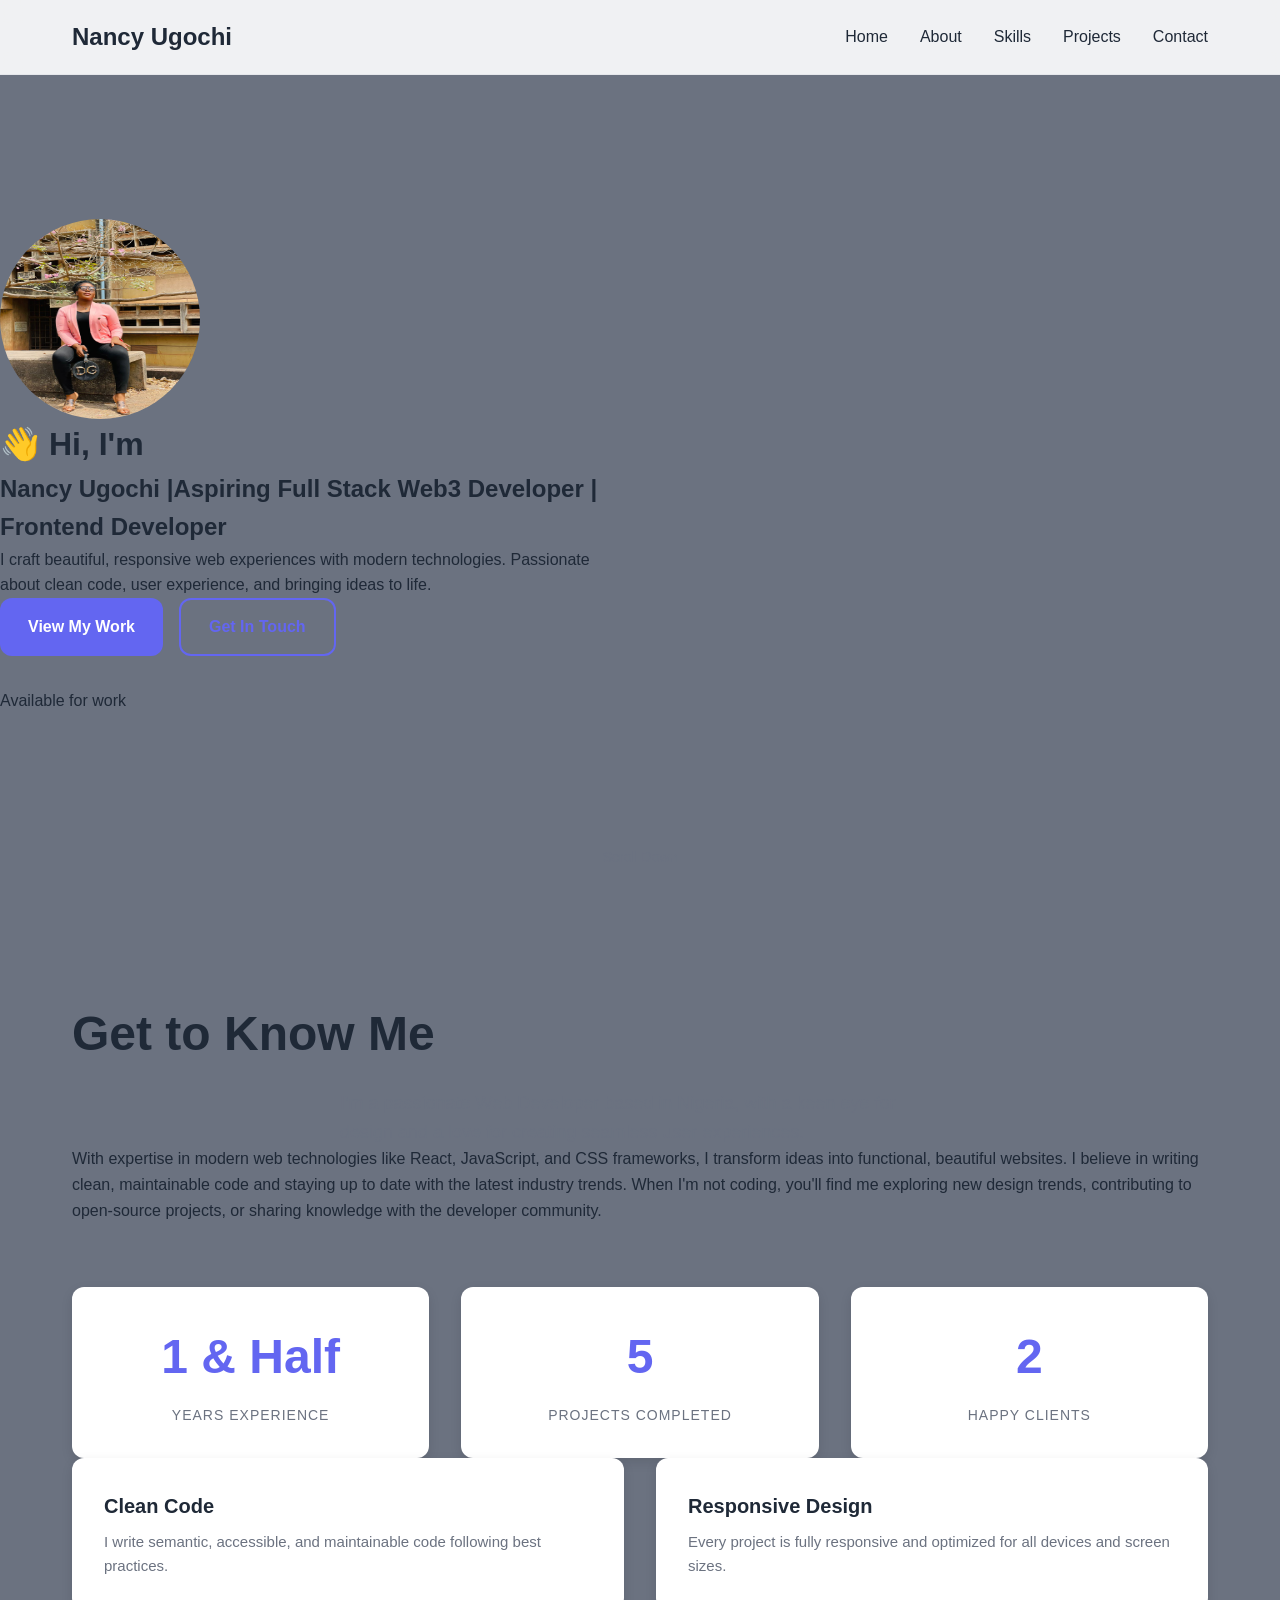
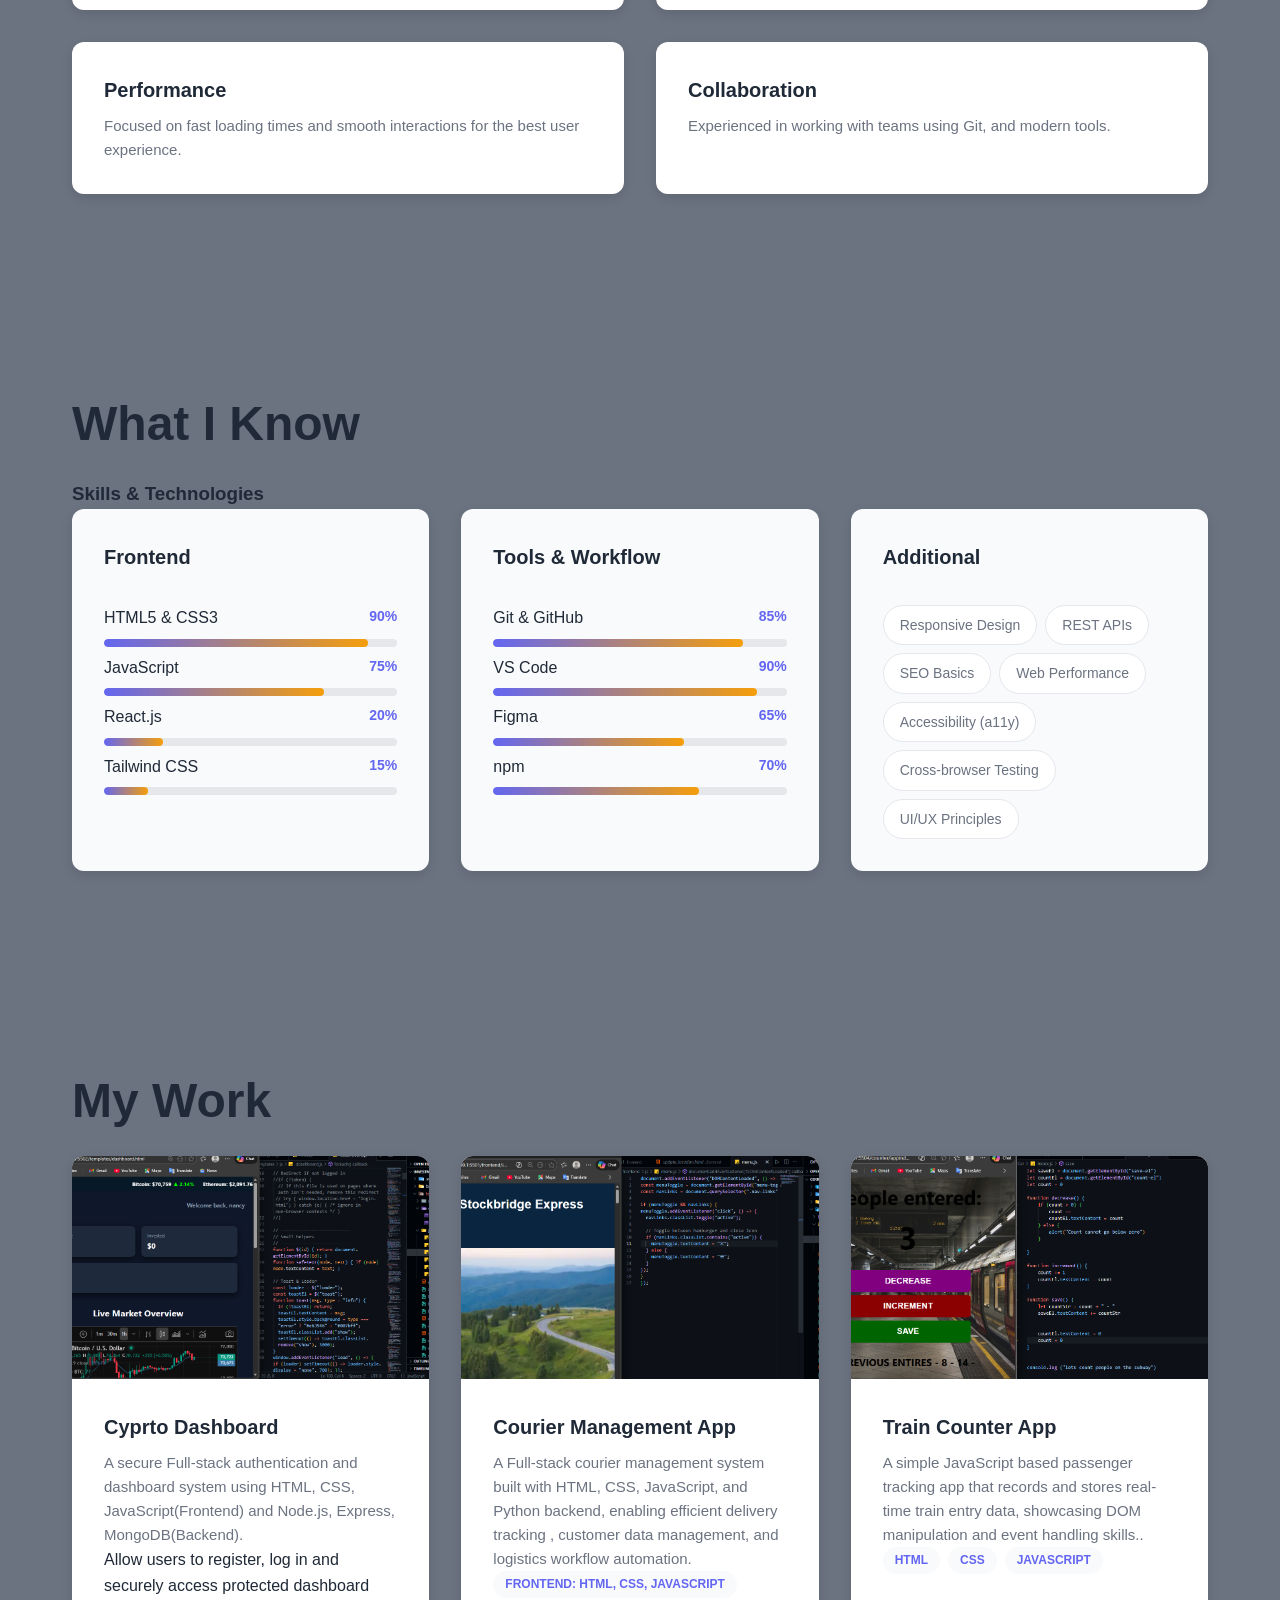
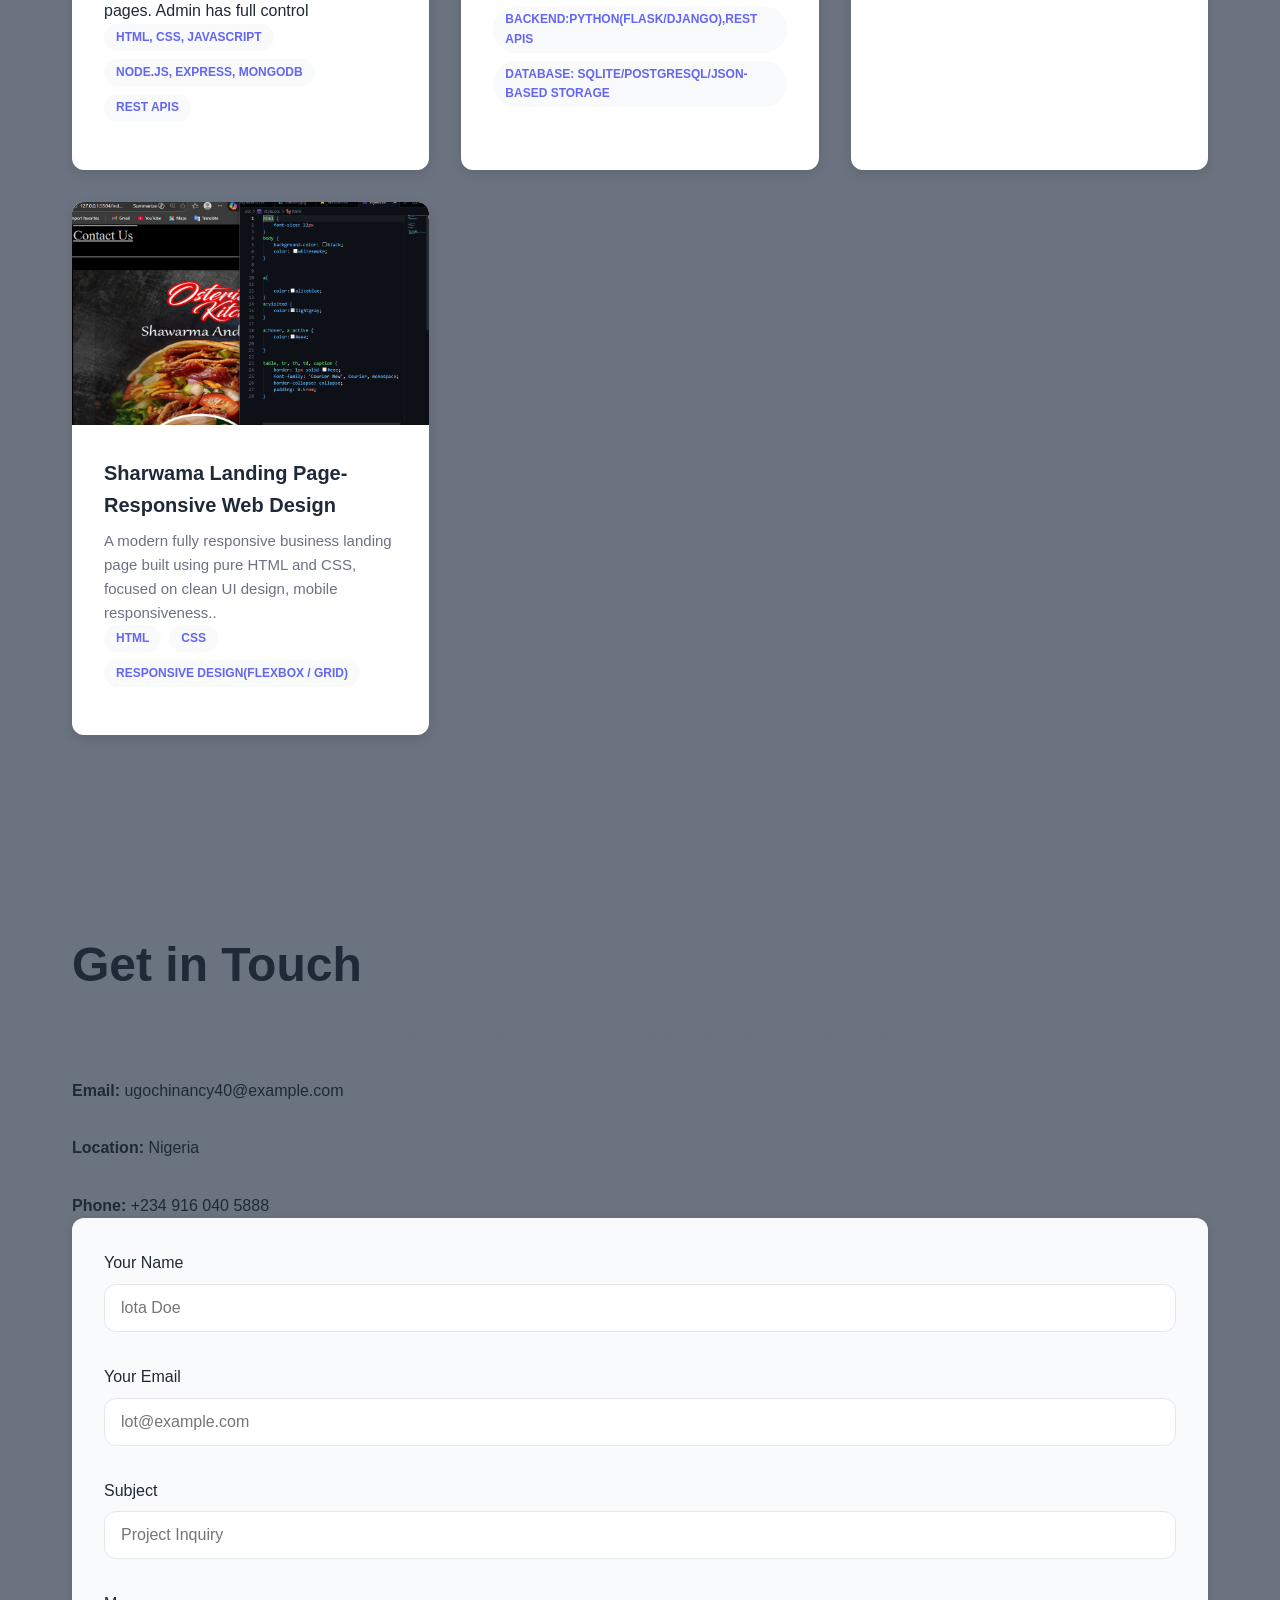
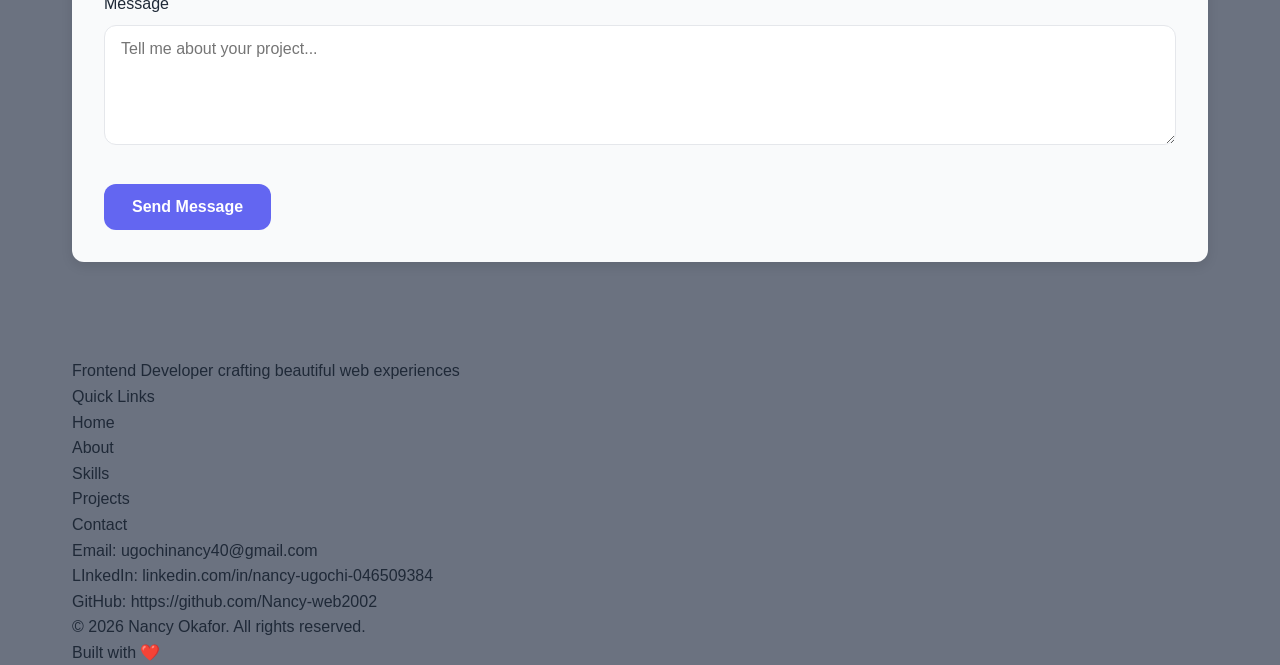
<file: index.html>
<!DOCTYPE html>
<html lang="en">
<head>
    <meta charset="UTF-8" />
    <meta name="viewport" content="width=device-width, initial-scale=1.0" />
    <meta name="description" content="Nancy Okafor | Web Developer Portfolio" />
    <title>Nancy Okafor | Web Developer</title>
    <link rel="stylesheet" href="style.css" />
</head>
<body>
    <!-- Navigation Bar -->
    <nav class="navbar">
        <div class="container">
            <div class="nav-brand">
                <h2>Nancy Ugochi</h2>
            </div>
            <ul class="nav-menu">
                
                <li class="nav-link"><a href="#home">Home</a></li>
                <li class="nav-link"><a href="#about">About</a></li>
                <li class="nav-link"><a href="#skills">Skills</a></li>
                <li class="nav-link"><a href="#projects">Projects</a></li>
                <li class="nav-link"><a href="#contact">Contact</a></li>
            </ul>
        </div>
    </nav>

    <!-- Hero Section -->
    <header id="home" class="hero">
        
        <div class="hero-content">
           
            <div class="hero-text">
                <img src="img/WMCB9533.JPG" alt="me" style=" height: 200px; width: 200px; border-radius: 80%; display: flex; justify-content: center; align-items: center" />
        
                <h1>👋 Hi, I'm</h1>
                <h2>Nancy Ugochi |Aspiring Full Stack Web3 Developer | Frontend Developer</h2>
                <p>I craft beautiful, responsive web experiences with modern technologies. Passionate about clean code, user experience, and bringing ideas to life.</p>
                <div class="hero-buttons">
                    <a href="#projects" class="btn btn-primary">View My Work</a>
                    <a href="#contact" class="btn btn-secondary">Get In Touch</a>
                </div>
                <p>Available for work</p>
                <div class="scroll-indicator">Scroll Down</div>
            </div>
        </div>
    </header>

    <!-- About Section -->
    <section id="about" class="about">
        <div class="container">
            <h2 class="section-title">Get to Know Me</h2>
            <p class="section-description">I'm a passionate Web Developer based in Nigeria, with a keen eye for design and a love for creating seamless user experiences.</p>
            <p>With expertise in modern web technologies like React, JavaScript, and CSS frameworks, I transform ideas into functional, beautiful websites. I believe in writing clean, maintainable code and staying up to date with the latest industry trends. When I'm not coding, you'll find me exploring new design trends, contributing to open-source projects, or sharing knowledge with the developer community.</p>

            <div class="about-stats">
                <div class="stat-item">
                    <h3 class="stat-number">1 & Half</h3>
                    <p class="stat-label">Years Experience</p>
                </div>
                <div class="stat-item">
                    <h3 class="stat-number">5</h3>
                    <p class="stat-label">Projects Completed</p>
                </div>
                <div class="stat-item">
                    <h3 class="stat-number">2</h3>
                    <p class="stat-label">Happy Clients</p>
                </div>
            </div>

            <div class="about-highlights">
                <div class="highlight-card">
                    <h3>Clean Code</h3>
                    <p>I write semantic, accessible, and maintainable code following best practices.</p>
                </div>
                <div class="highlight-card">
                    <h3>Responsive Design</h3>
                    <p>Every project is fully responsive and optimized for all devices and screen sizes.</p>
                </div>
                <div class="highlight-card">
                    <h3>Performance</h3>
                    <p>Focused on fast loading times and smooth interactions for the best user experience.</p>
                </div>
                <div class="highlight-card">
                    <h3>Collaboration</h3>
                    <p>Experienced in working with teams using Git, and modern tools.</p>
                </div>
            </div>
        </div>
    </section>

    <!-- Skills Section -->
    <section id="skills" class="skills">
        <div class="container">
            <h2 class="section-title">What I Know</h2>
            <h3>Skills & Technologies</h3>
            <div class="skills-grid">
                <div class="skill-category">
                    <h4 class="category-title">Frontend</h4>
                    <div class="skill-item">
                        <div class="skill-header">
                            <span class="skill-name">HTML5 & CSS3</span>
                            <span class="skill-level">90%</span>
                        </div>
                        <div class="skill-bar">
                            <div class="skill-progress" style="width: 90%;"></div>
                        </div>
                    </div>
                    <div class="skill-item">
                        <div class="skill-header">
                            <span class="skill-name">JavaScript </span>
                            <span class="skill-level">75%</span>
                        </div>
                        <div class="skill-bar">
                            <div class="skill-progress" style="width: 75%;"></div>
                        </div>
                    </div>
                    <div class="skill-item">
                        <div class="skill-header">
                            <span class="skill-name">React.js</span>
                            <span class="skill-level">20%</span>
                        </div>
                        <div class="skill-bar">
                            <div class="skill-progress" style="width: 20%;"></div>
                        </div>
                    </div>
                    <div class="skill-item">
                        <div class="skill-header">
                            <span class="skill-name">Tailwind CSS</span>
                            <span class="skill-level">15%</span>
                        </div>
                        <div class="skill-bar">
                            <div class="skill-progress" style="width: 15%;"></div>
                        </div>
                    </div>
                </div>
                <div class="skill-category">
                    <h4 class="category-title">Tools & Workflow</h4>
                    <div class="skill-item">
                        <div class="skill-header">
                            <span class="skill-name">Git & GitHub</span>
                            <span class="skill-level">85%</span>
                        </div>
                        <div class="skill-bar">
                            <div class="skill-progress" style="width: 85%;"></div>
                        </div>
                    </div>
                    <div class="skill-item">
                        <div class="skill-header">
                            <span class="skill-name">VS Code</span>
                            <span class="skill-level">90%</span>
                        </div>
                        <div class="skill-bar">
                            <div class="skill-progress" style="width: 90%;"></div>
                        </div>
                    </div>
                    <div class="skill-item">
                        <div class="skill-header">
                            <span class="skill-name">Figma</span>
                            <span class="skill-level">65%</span>
                        </div>
                        <div class="skill-bar">
                            <div class="skill-progress" style="width: 65%;"></div>
                        </div>
                    </div>
                    <div class="skill-item">
                        <div class="skill-header">
                            <span class="skill-name">npm</span>
                            <span class="skill-level">70%</span>
                        </div>
                        <div class="skill-bar">
                            <div class="skill-progress" style="width: 70%;"></div>
                        </div>
                    </div>
                </div>
                <div class="skill-category">
                    <h4 class="category-title">Additional</h4>
                    <ul class="skill-tags">
                        <li class="skill-tag">Responsive Design</li>
                        <li class="skill-tag">REST APIs</li>
                        <li class="skill-tag">SEO Basics</li>
                        <li class="skill-tag">Web Performance</li>
                        <li class="skill-tag">Accessibility (a11y)</li>
                        <li class="skill-tag">Cross-browser Testing</li>
                        <li class="skill-tag">UI/UX Principles</li>
                    </ul>
                </div>
            </div>
        </div>
    </section>

    <!-- Projects Section -->
    <section id="projects" class="projects">
        <div class="container">
            <h2 class="section-title">My Work</h2>
            <div class="projects-grid">
                <div class="project-card">
                    <div class="project-image">
                        <img src="img/investment.png" alt="investment Dashboard" />
                    </div>
                    <div class="project-info">
                        <h3 class="project-title">Cyprto Dashboard</h3>
                        <p class="project-description">A secure Full-stack authentication and dashboard system using HTML, CSS, JavaScript(Frontend) and Node.js, Express, MongoDB(Backend).</p>
                        <p>Allow users to register, log in and securely access protected dashboard pages. Admin has full control</p>
                        <div class="project-tags">
                            <span class="tag">HTML, CSS, JavaScript</span>
                            <span class="tag">NODE.JS, EXPRESS, MongoDB</span>
                            <span class="tag"> REST APIs</span>
                        </div>
                    </div>
                </div>

                <div class="project-card">
                    <div class="project-image">
                        <img src="img/courier.png" alt="Courier Appp" />
                    </div>
                    <div class="project-info">
                        <h3 class="project-title">Courier Management App</h3>
                        <p class="project-description">A Full-stack courier management system built with HTML, CSS, JavaScript, and Python backend, enabling efficient delivery tracking , customer data management, and logistics workflow automation.</p>
                        <div class="project-tags">
                            <span class="tag">Frontend: HTML, CSS, JavaScript</span>
                            <span class="tag">Backend:Python(Flask/Django),REST APIs</span>
                            <span class="tag">Database: SQLite/PostgreSQL/JSON-based storage</span>
                        </div>
                    </div>
                </div>

                <div class="project-card">
                    <div class="project-image">
                        <img src="img/counter.png" alt="Counter Website" />
                    </div>
                    <div class="project-info">
                        <h3 class="project-title">Train Counter App</h3>
                        <p class="project-description">A simple JavaScript based passenger tracking app that records and stores real-time train entry data, showcasing DOM manipulation and event handling skills..</p>
                        <div class="project-tags">
                            <span class="tag">HTML</span>
                            <span class="tag">CSS</span>
                            <span class="tag">JavaScript</span>
                        </div>
                    </div>
                </div>

                <div class="project-card">
                    <div class="project-image">
                        <img src="img/sharwama.png" alt="Sharwama " />
                    </div>
                    <div class="project-info">
                        <h3 class="project-title">Sharwama Landing Page- Responsive Web Design</h3>
                        <p class="project-description">A modern fully responsive business landing page built using pure HTML and CSS, focused on clean UI design, mobile responsiveness..</p>
                        <div class="project-tags">
                            <span class="tag">HTML</span>
                            <span class="tag">CSS</span>
                            <span class="tag">Responsive Design(Flexbox / Grid)</span>
                        </div>
                    </div>
                </div>
            </div>
        </div>
    </section>

    <!-- Contact Section -->
    <section id="contact" class="contact">
        <div class="container">
            <h2 class="section-title">Get in Touch</h2>
            <p class="section-description">Have a project in mind? Let's discuss how I can help bring your ideas to life.</p>
            <div class="contact-info">
                <p><strong>Email:</strong> <a href="mailto:ugochinancy40@example.com">ugochinancy40@example.com</a></p>
                <p><strong>Location:</strong>  Nigeria</p>
                <p><strong>Phone:</strong> <a href="tel:+2349160405888">+234 916 040 5888</a></p>
            </div>

            <form class="contact-form">
                <div class="form-group">
                    <label for="name">Your Name</label>
                    <input type="text" id="name" placeholder="lota Doe" required />
                </div>
                <div class="form-group">
                    <label for="email">Your Email</label>
                    <input type="email" id="email" placeholder="lot@example.com" required />
                </div>
                <div class="form-group">
                    <label for="subject">Subject</label>
                    <input type="text" id="subject" placeholder="Project Inquiry" required />
                </div>
                <div class="form-group">
                    <label for="message">Message</label>
                    <textarea id="message" placeholder="Tell me about your project..." required></textarea>
                </div>
                <button type="submit" class="btn btn-primary">Send Message</button>
            </form>
        </div>
    </section>

    <!-- Footer -->
    <footer>
        <div class="container">
            <p>Frontend Developer crafting beautiful web experiences</p>
            <p>Quick Links</p>
            <ul>
                <li><a href="#home">Home</a></li>
                <li><a href="#about">About</a></li>
                <li><a href="#skills">Skills</a></li>
                <li><a href="#projects">Projects</a></li>
                <li><a href="#contact">Contact</a></li>
            </ul>
            <p>Email: <a href="mailto:ugochinancy40@gmail.com">ugochinancy40@gmail.com</a></p>
    <p>LInkedIn: <a href="https://www.linkedin.com/in/nancy-ugochi-046509384" target="_blank">linkedin.com/in/nancy-ugochi-046509384</a></p>
    <p>GitHub: <a href="https://github.com/Nancy-web2002" target="_blank">https://github.com/Nancy-web2002</a></p>
            <p>© 2026 Nancy Okafor. All rights reserved.</p>
            <p>Built with ❤️ </p>
        </div>
    </footer>

    <script src="script.js"></script>
</body>
</html>
</file>
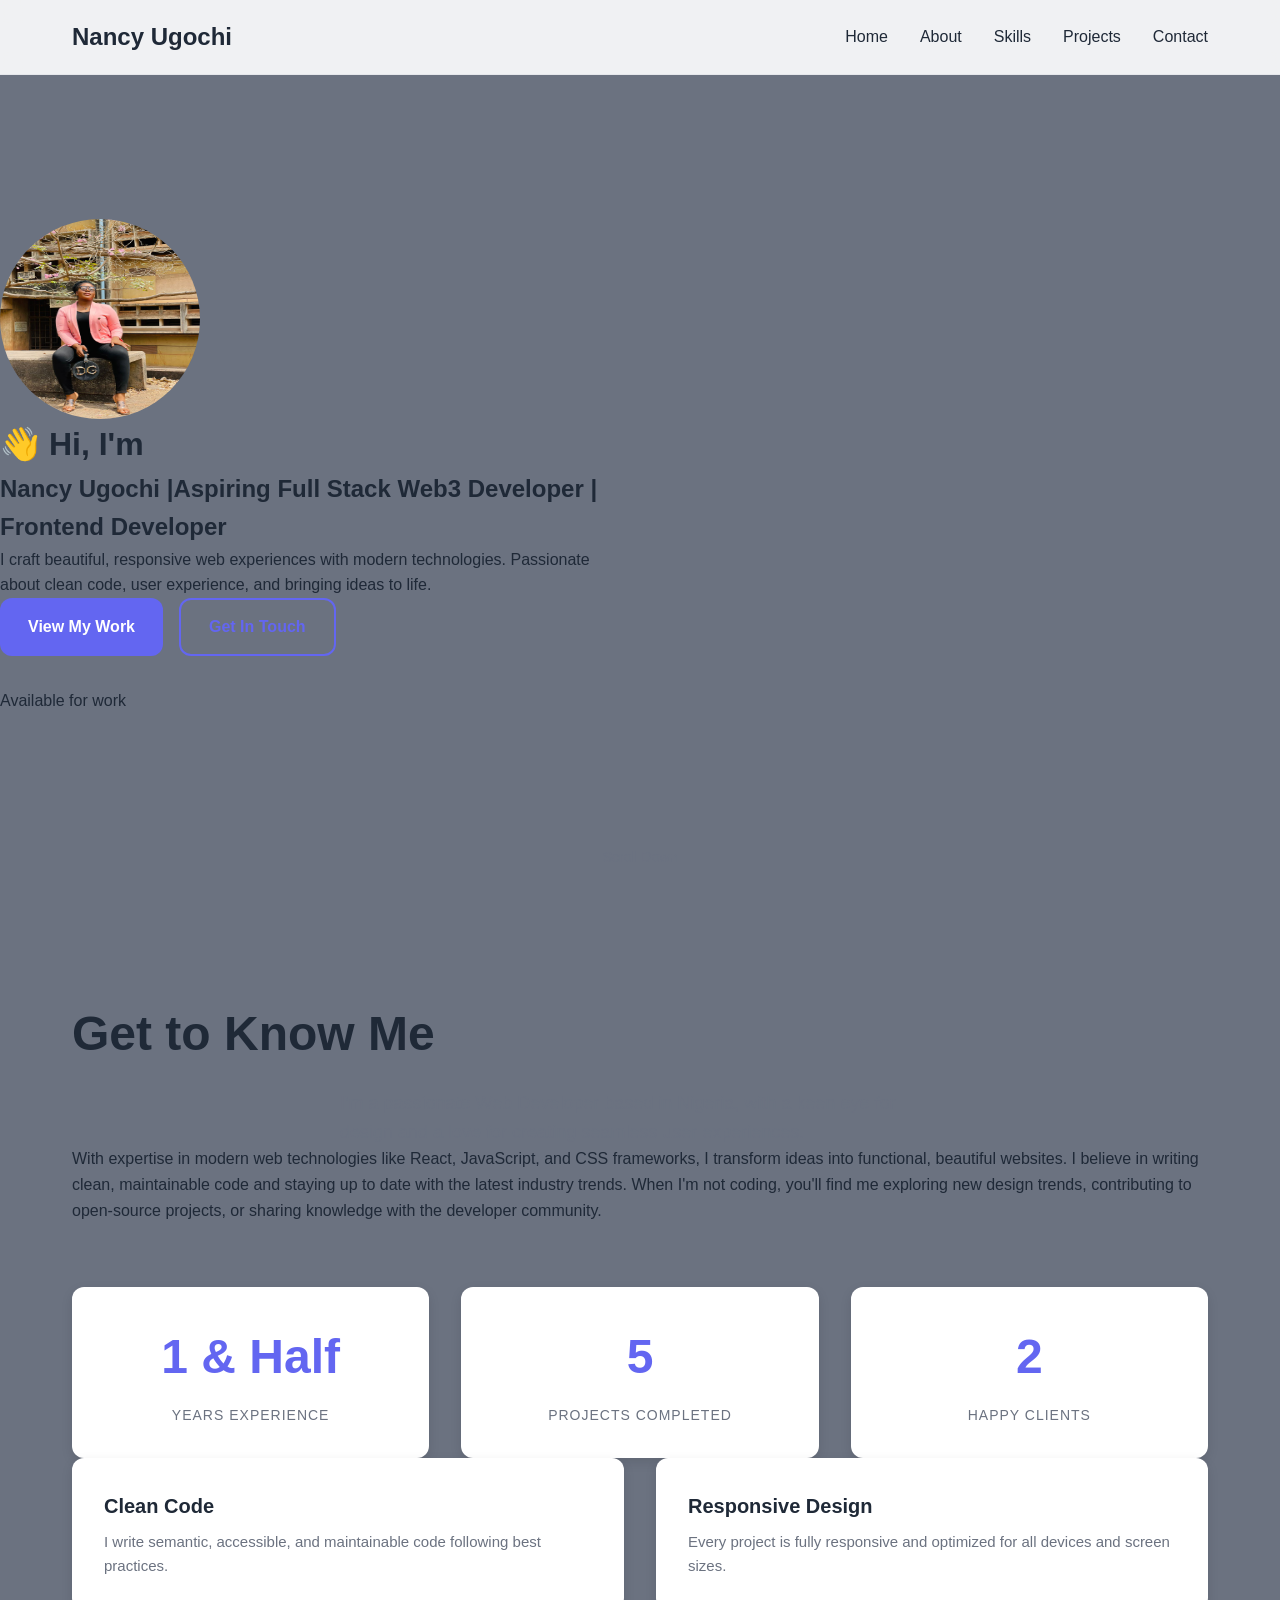
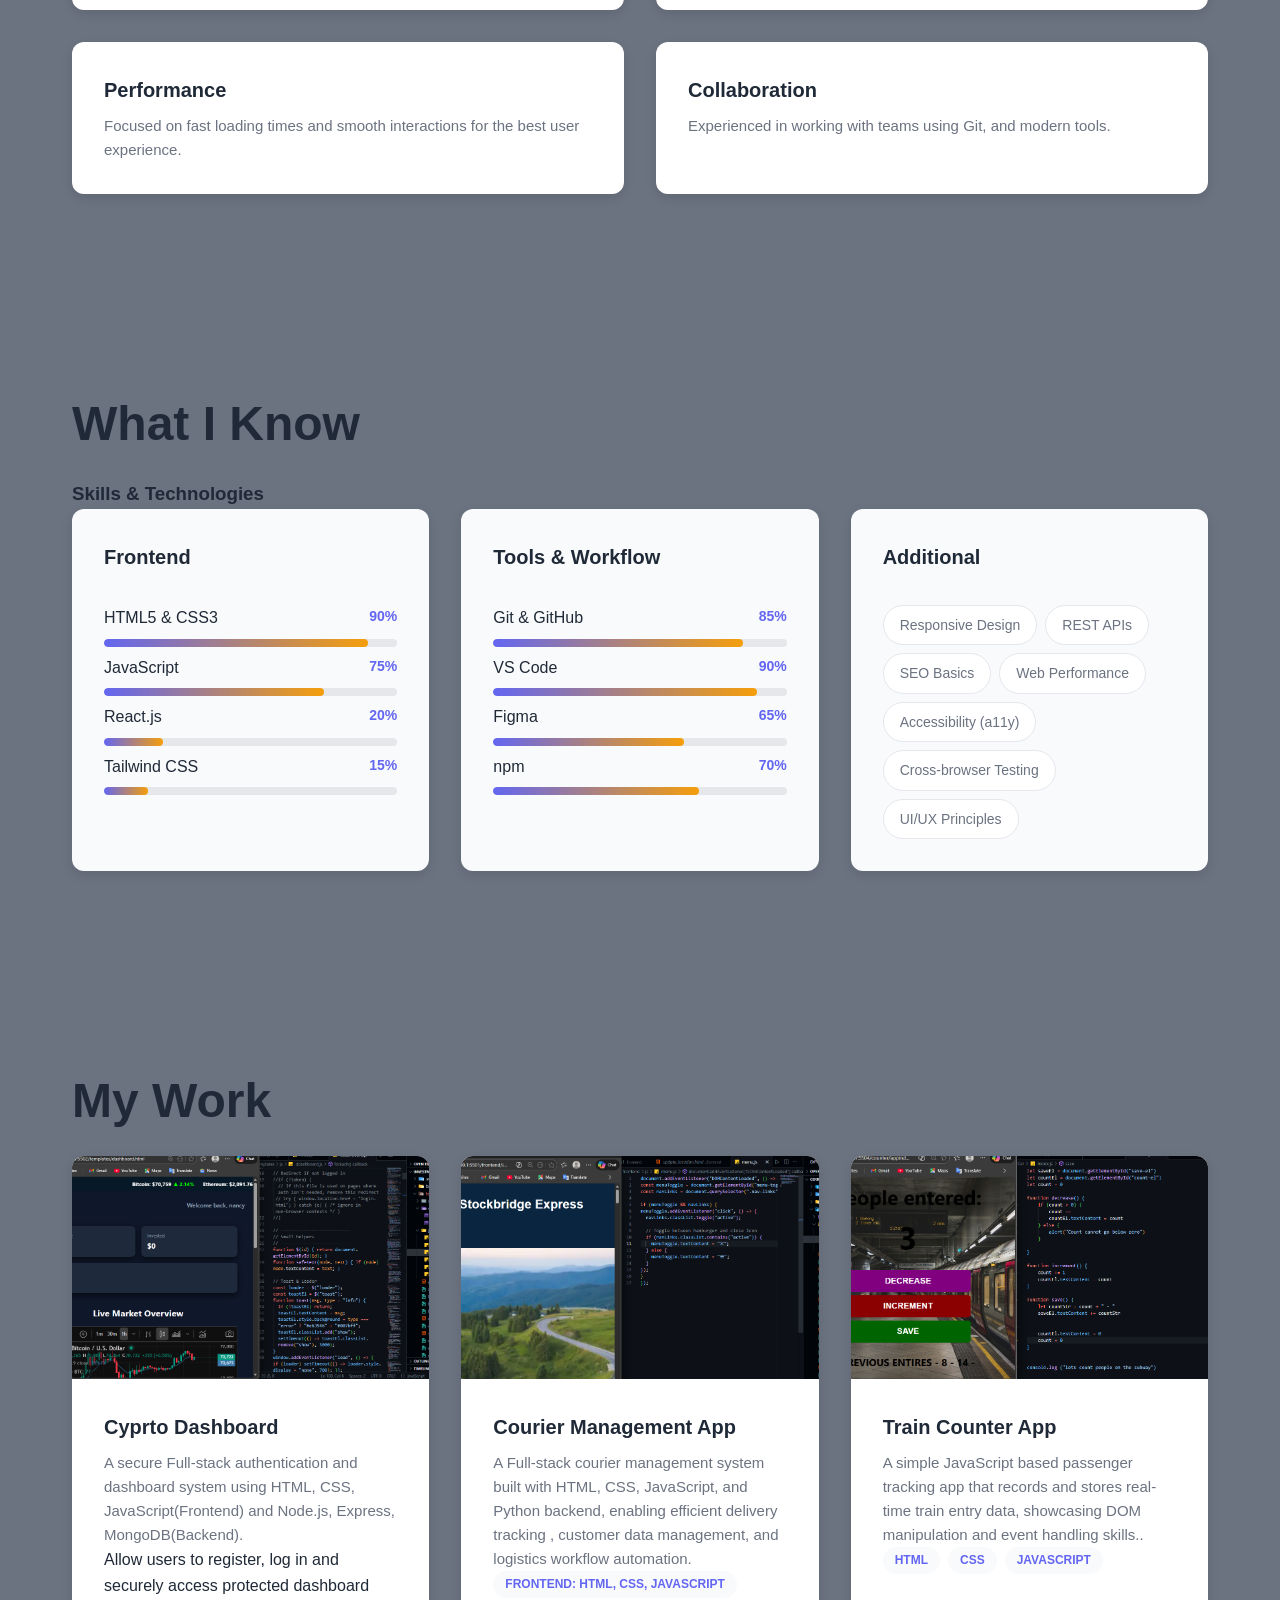
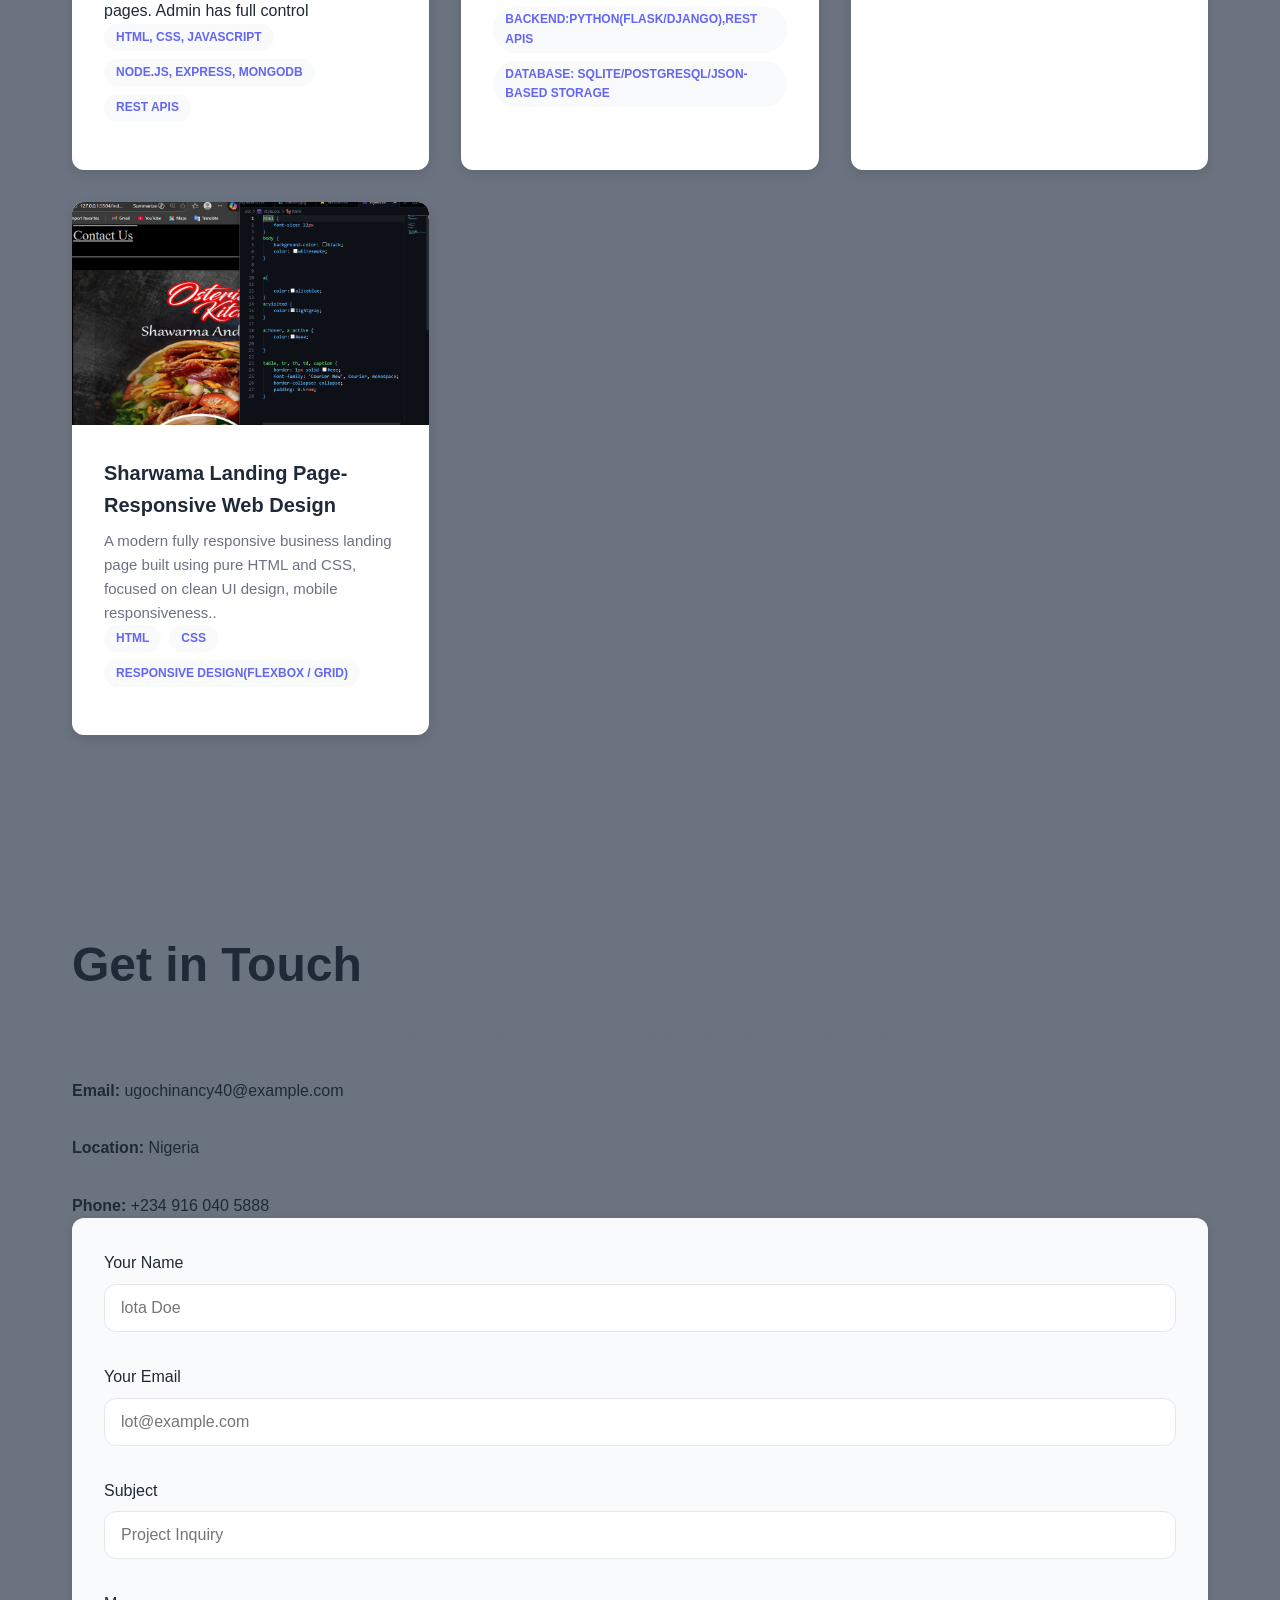
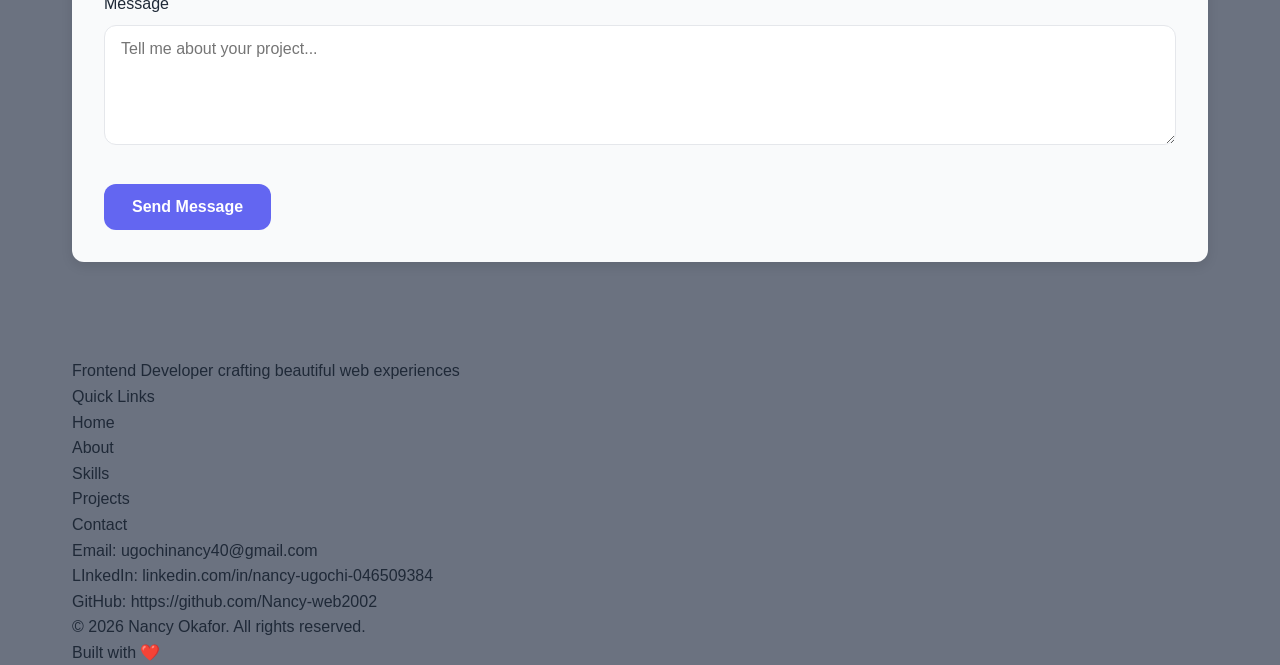
<file: indexx.html>
<!DOCTYPE html>
<html lang="en">
<head>
    <meta charset="UTF-8" />
    <meta name="viewport" content="width=device-width, initial-scale=1.0" />
    <meta name="description" content="Nancy Okafor | Frontend Developer Portfolio" />
    <title>Nancy Okafor | Frontend Developer</title>
    <link rel="stylesheet" href="style.css" />
</head>
<body>
    <!-- Navigation Bar -->
    <nav class="navbar">
        <div class="container">
            <div class="nav-brand">
                <h2>Nancy Ugochi</h2>
            </div>
            <ul class="nav-menu">
                
                <li class="nav-link"><a href="#home">Home</a></li>
                <li class="nav-link"><a href="#about">About</a></li>
                <li class="nav-link"><a href="#skills">Skills</a></li>
                <li class="nav-link"><a href="#projects">Projects</a></li>
                <li class="nav-link"><a href="#contact">Contact</a></li>
            </ul>
        </div>
    </nav>

    <!-- Hero Section -->
    <header id="home" class="hero">
        
        <div class="hero-content">
           
            <div class="hero-text">
                <img src="img/WMCB9533.JPG" alt="me" style=" height: 200px; width: 200px; border-radius: 80%; display: flex; justify-content: center; align-items: center" />
        
                <h1>👋 Hi, I'm</h1>
                <h2>Nancy Ugochi |Aspiring Full Stack Web3 Developer | Frontend Developer</h2>
                <p>I craft beautiful, responsive web experiences with modern technologies. Passionate about clean code, user experience, and bringing ideas to life.</p>
                <div class="hero-buttons">
                    <a href="#projects" class="btn btn-primary">View My Work</a>
                    <a href="#contact" class="btn btn-secondary">Get In Touch</a>
                </div>
                <p>Available for work</p>
                <div class="scroll-indicator">Scroll Down</div>
            </div>
        </div>
    </header>

    <!-- About Section -->
    <section id="about" class="about">
        <div class="container">
            <h2 class="section-title">Get to Know Me</h2>
            <p class="section-description">I'm a passionate Web Developer based in Nigeria, with a keen eye for design and a love for creating seamless user experiences.</p>
            <p>With expertise in modern web technologies like React, JavaScript, and CSS frameworks, I transform ideas into functional, beautiful websites. I believe in writing clean, maintainable code and staying up to date with the latest industry trends. When I'm not coding, you'll find me exploring new design trends, contributing to open-source projects, or sharing knowledge with the developer community.</p>

            <div class="about-stats">
                <div class="stat-item">
                    <h3 class="stat-number">1 & Half</h3>
                    <p class="stat-label">Years Experience</p>
                </div>
                <div class="stat-item">
                    <h3 class="stat-number">5</h3>
                    <p class="stat-label">Projects Completed</p>
                </div>
                <div class="stat-item">
                    <h3 class="stat-number">2</h3>
                    <p class="stat-label">Happy Clients</p>
                </div>
            </div>

            <div class="about-highlights">
                <div class="highlight-card">
                    <h3>Clean Code</h3>
                    <p>I write semantic, accessible, and maintainable code following best practices.</p>
                </div>
                <div class="highlight-card">
                    <h3>Responsive Design</h3>
                    <p>Every project is fully responsive and optimized for all devices and screen sizes.</p>
                </div>
                <div class="highlight-card">
                    <h3>Performance</h3>
                    <p>Focused on fast loading times and smooth interactions for the best user experience.</p>
                </div>
                <div class="highlight-card">
                    <h3>Collaboration</h3>
                    <p>Experienced in working with teams using Git, and modern tools.</p>
                </div>
            </div>
        </div>
    </section>

    <!-- Skills Section -->
    <section id="skills" class="skills">
        <div class="container">
            <h2 class="section-title">What I Know</h2>
            <h3>Skills & Technologies</h3>
            <div class="skills-grid">
                <div class="skill-category">
                    <h4 class="category-title">Frontend</h4>
                    <div class="skill-item">
                        <div class="skill-header">
                            <span class="skill-name">HTML5 & CSS3</span>
                            <span class="skill-level">90%</span>
                        </div>
                        <div class="skill-bar">
                            <div class="skill-progress" style="width: 90%;"></div>
                        </div>
                    </div>
                    <div class="skill-item">
                        <div class="skill-header">
                            <span class="skill-name">JavaScript </span>
                            <span class="skill-level">75%</span>
                        </div>
                        <div class="skill-bar">
                            <div class="skill-progress" style="width: 75%;"></div>
                        </div>
                    </div>
                    <div class="skill-item">
                        <div class="skill-header">
                            <span class="skill-name">React.js</span>
                            <span class="skill-level">20%</span>
                        </div>
                        <div class="skill-bar">
                            <div class="skill-progress" style="width: 20%;"></div>
                        </div>
                    </div>
                    <div class="skill-item">
                        <div class="skill-header">
                            <span class="skill-name">Tailwind CSS</span>
                            <span class="skill-level">15%</span>
                        </div>
                        <div class="skill-bar">
                            <div class="skill-progress" style="width: 15%;"></div>
                        </div>
                    </div>
                </div>
                <div class="skill-category">
                    <h4 class="category-title">Tools & Workflow</h4>
                    <div class="skill-item">
                        <div class="skill-header">
                            <span class="skill-name">Git & GitHub</span>
                            <span class="skill-level">85%</span>
                        </div>
                        <div class="skill-bar">
                            <div class="skill-progress" style="width: 85%;"></div>
                        </div>
                    </div>
                    <div class="skill-item">
                        <div class="skill-header">
                            <span class="skill-name">VS Code</span>
                            <span class="skill-level">90%</span>
                        </div>
                        <div class="skill-bar">
                            <div class="skill-progress" style="width: 90%;"></div>
                        </div>
                    </div>
                    <div class="skill-item">
                        <div class="skill-header">
                            <span class="skill-name">Figma</span>
                            <span class="skill-level">65%</span>
                        </div>
                        <div class="skill-bar">
                            <div class="skill-progress" style="width: 65%;"></div>
                        </div>
                    </div>
                    <div class="skill-item">
                        <div class="skill-header">
                            <span class="skill-name">npm</span>
                            <span class="skill-level">70%</span>
                        </div>
                        <div class="skill-bar">
                            <div class="skill-progress" style="width: 70%;"></div>
                        </div>
                    </div>
                </div>
                <div class="skill-category">
                    <h4 class="category-title">Additional</h4>
                    <ul class="skill-tags">
                        <li class="skill-tag">Responsive Design</li>
                        <li class="skill-tag">REST APIs</li>
                        <li class="skill-tag">SEO Basics</li>
                        <li class="skill-tag">Web Performance</li>
                        <li class="skill-tag">Accessibility (a11y)</li>
                        <li class="skill-tag">Cross-browser Testing</li>
                        <li class="skill-tag">UI/UX Principles</li>
                    </ul>
                </div>
            </div>
        </div>
    </section>

    <!-- Projects Section -->
    <section id="projects" class="projects">
        <div class="container">
            <h2 class="section-title">My Work</h2>
            <div class="projects-grid">
                <div class="project-card">
                    <div class="project-image">
                        <img src="img/investment.png" alt="investment Dashboard" />
                    </div>
                    <div class="project-info">
                        <h3 class="project-title">Cyprto Dashboard</h3>
                        <p class="project-description">A secure Full-stack authentication and dashboard system using HTML, CSS, JavaScript(Frontend) and Node.js, Express, MongoDB(Backend).</p>
                        <p>Allow users to register, log in and securely access protected dashboard pages. Admin has full control</p>
                        <div class="project-tags">
                            <span class="tag">HTML, CSS, JavaScript</span>
                            <span class="tag">NODE.JS, EXPRESS, MongoDB</span>
                            <span class="tag"> REST APIs</span>
                        </div>
                    </div>
                </div>

                <div class="project-card">
                    <div class="project-image">
                        <img src="img/courier.png" alt="Courier Appp" />
                    </div>
                    <div class="project-info">
                        <h3 class="project-title">Courier Management App</h3>
                        <p class="project-description">A Full-stack courier management system built with HTML, CSS, JavaScript, and Python backend, enabling efficient delivery tracking , customer data management, and logistics workflow automation.</p>
                        <div class="project-tags">
                            <span class="tag">Frontend: HTML, CSS, JavaScript</span>
                            <span class="tag">Backend:Python(Flask/Django),REST APIs</span>
                            <span class="tag">Database: SQLite/PostgreSQL/JSON-based storage</span>
                        </div>
                    </div>
                </div>

                <div class="project-card">
                    <div class="project-image">
                        <img src="img/counter.png" alt="Counter Website" />
                    </div>
                    <div class="project-info">
                        <h3 class="project-title">Train Counter App</h3>
                        <p class="project-description">A simple JavaScript based passenger tracking app that records and stores real-time train entry data, showcasing DOM manipulation and event handling skills..</p>
                        <div class="project-tags">
                            <span class="tag">HTML</span>
                            <span class="tag">CSS</span>
                            <span class="tag">JavaScript</span>
                        </div>
                    </div>
                </div>

                <div class="project-card">
                    <div class="project-image">
                        <img src="img/sharwama.png" alt="Sharwama " />
                    </div>
                    <div class="project-info">
                        <h3 class="project-title">Sharwama Landing Page- Responsive Web Design</h3>
                        <p class="project-description">A modern fully responsive business landing page built using pure HTML and CSS, focused on clean UI design, mobile responsiveness..</p>
                        <div class="project-tags">
                            <span class="tag">HTML</span>
                            <span class="tag">CSS</span>
                            <span class="tag">Responsive Design(Flexbox / Grid)</span>
                        </div>
                    </div>
                </div>
            </div>
        </div>
    </section>

    <!-- Contact Section -->
    <section id="contact" class="contact">
        <div class="container">
            <h2 class="section-title">Get in Touch</h2>
            <p class="section-description">Have a project in mind? Let's discuss how I can help bring your ideas to life.</p>
            <div class="contact-info">
                <p><strong>Email:</strong> <a href="mailto:ugochinancy40@example.com">ugochinancy40@example.com</a></p>
                <p><strong>Location:</strong>  Nigeria</p>
                <p><strong>Phone:</strong> <a href="tel:+2349160405888">+234 916 040 5888</a></p>
            </div>

            <form class="contact-form">
                <div class="form-group">
                    <label for="name">Your Name</label>
                    <input type="text" id="name" placeholder="lota Doe" required />
                </div>
                <div class="form-group">
                    <label for="email">Your Email</label>
                    <input type="email" id="email" placeholder="lot@example.com" required />
                </div>
                <div class="form-group">
                    <label for="subject">Subject</label>
                    <input type="text" id="subject" placeholder="Project Inquiry" required />
                </div>
                <div class="form-group">
                    <label for="message">Message</label>
                    <textarea id="message" placeholder="Tell me about your project..." required></textarea>
                </div>
                <button type="submit" class="btn btn-primary">Send Message</button>
            </form>
        </div>
    </section>

    <!-- Footer -->
    <footer>
        <div class="container">
            <p>Frontend Developer crafting beautiful web experiences</p>
            <p>Quick Links</p>
            <ul>
                <li><a href="#home">Home</a></li>
                <li><a href="#about">About</a></li>
                <li><a href="#skills">Skills</a></li>
                <li><a href="#projects">Projects</a></li>
                <li><a href="#contact">Contact</a></li>
            </ul>
            <p>Email: <a href="mailto:ugochinancy40@gmail.com">ugochinancy40@gmail.com</a></p>
    <p>LInkedIn: <a href="https://www.linkedin.com/in/nancy-ugochi-046509384" target="_blank">linkedin.com/in/nancy-ugochi-046509384</a></p>
    <p>GitHub: <a href="https://github.com/Nancy-web2002" target="_blank">https://github.com/Nancy-web2002</a></p>
            <p>© 2026 Nancy Okafor. All rights reserved.</p>
            <p>Built with ❤️ </p>
        </div>
    </footer>

    <script src="script.js"></script>
</body>
</html>
</file>
<file: style.css>
/* ===================================
   PERSONAL BIO PAGE - STYLESHEET
   Modern, Responsive, Professional
   =================================== */

/* CSS Variables for theming */
:root {
    /* Colors */
    --primary: #6366f1;
    --primary-dark: #4f46e5;
    --secondary: #f59e0b;
    --accent: #10b981;
    --text-primary: #1f2937;
    --text-secondary: #6b7280;
    --bg-primary: #ffffff;
    --bg-secondary: #f9fafb;
    --border: #e5e7eb;
    --shadow: rgba(0, 0, 0, 0.1);
    
    /* Spacing */
    --spacing-xs: 0.5rem;
    --spacing-sm: 1rem;
    --spacing-md: 2rem;
    --spacing-lg: 4rem;
    --spacing-xl: 6rem;
    
    /* Typography */
    --font-primary: 'Poppins', sans-serif;
    --font-code: 'Fira Code', monospace;
    
    /* Border radius */
    --radius-sm: 0.375rem;
    --radius-md: 0.75rem;
    --radius-lg: 1rem;
    --radius-full: 9999px;
    
    /* Transitions */
    --transition: all 0.3s ease;
}

/* Dark mode variables */
[data-theme="dark"] {
    --text-primary: #f9fafb;
    --text-secondary: #d1d5db;
    --bg-primary: #111827;
    --bg-secondary: #1f2937;
    --border: #374151;
    --shadow: rgba(0, 0, 0, 0.3);
}

/* ===================================
   RESET & BASE STYLES
   =================================== */
* {
    margin: 0;
    padding: 0;
    box-sizing: border-box;
}

html {
    scroll-behavior: smooth;
    font-size: 16px;
}

body {
    font-family: var(--font-primary);
    background: var(--bg-primary);
    color: var(--text-primary);
    line-height: 1.6;
    overflow-x: hidden;
    transition: var(--transition);
    background-color: #6b7280;
}

img {
    max-width: 100%;
    height: auto;
    display: block;
}

a {
    text-decoration: none;
    color: inherit;
    transition: var(--transition);
}

button {
    border: none;
    background: none;
    cursor: pointer;
    font-family: inherit;
    transition: var(--transition);
}

ul {
    list-style: none;
}

/* ===================================
   UTILITY CLASSES
   =================================== */
.container {
    max-width: 1200px;
    margin: 0 auto;
    padding: 0 var(--spacing-md);
}

.section-header {
    text-align: center;
    margin-bottom: var(--spacing-lg);
}

.section-label {
    display: inline-block;
    padding: var(--spacing-xs) var(--spacing-sm);
    background: var(--primary);
    color: burlywood;
    font-size: 0.875rem;
    font-weight: 600;
    border-radius: var(--radius-full);
    margin-bottom: var(--spacing-sm);
    text-transform: uppercase;
    letter-spacing: 1px;
}

.section-title {
    font-size: clamp(2rem, 5vw, 3rem);
    font-weight: 700;
    color: var(--text-primary);
    margin-bottom: var(--spacing-sm);
}

.section-description {
    font-size: 1.125rem;
    color: var(--text-secondary);
    max-width: 600px;
    margin: 0 auto;
}

.accent {
    color: var(--primary);
}

/* ===================================
   NAVIGATION BAR
   =================================== */
.navbar {
    position: fixed;
    top: 0;
    left: 0;
    width: 100%;
    background: var(--bg-primary);
    border-bottom: 1px solid var(--border);
    padding: 1rem 0;
    z-index: 1000;
    backdrop-filter: blur(10px);
    background: rgba(255, 255, 255, 0.9);
}

[data-theme="dark"] .navbar {
    background: rgba(17, 24, 39, 0.9);
}

.navbar .container {
    display: flex;
    justify-content: space-between;
    align-items: center;
}

.nav-brand h2 {
    font-size: 1.5rem;
    font-weight: 700;
}

.nav-menu {
    display: flex;
    gap: 2rem;
}

.nav-link {
    font-weight: 500;
    position: relative;
    padding: 0.5rem 0;
}

.nav-link::after {
    content: '';
    position: absolute;
    bottom: 0;
    left: 0;
    width: 0;
    height: 2px;
    background: var(--primary);
    transition: width 0.3s ease;
}

.nav-link:hover::after,
.nav-link.active::after {
    width: 100%;
}

.nav-actions {
    display: flex;
    align-items: center;
    gap: 1rem;
}

.theme-toggle {
    width: 40px;
    height: 40px;
    border-radius: var(--radius-full);
    background: var(--bg-secondary);
    display: flex;
    align-items: center;
    justify-content: center;
    font-size: 1.25rem;
    color: var(--text-primary);
}

.theme-toggle:hover {
    background: var(--primary);
    color: rgb(20, 1, 1);
    transform: rotate(20deg);
}

.hamburger {
    display: none;
    flex-direction: column;
    gap: 4px;
    padding: 8px;
}

.hamburger span {
    width: 24px;
    height: 2px;
    background: var(--text-primary);
    transition: var(--transition);
}

.hamburger.active span:nth-child(1) {
    transform: rotate(45deg) translate(5px, 5px);
}

.hamburger.active span:nth-child(2) {
    opacity: 0;
}

.hamburger.active span:nth-child(3) {
    transform: rotate(-45deg) translate(7px, -6px);
}

/* ===================================
   HERO SECTION
   =================================== */
.hero {
    min-height: 100vh;
    display: flex;
    align-items: center;
    padding: 6rem 0 4rem;
    position: relative;
    overflow: hidden;
}

.hero-particles {
    position: absolute;
    top: 0;
    left: 0;
    width: 100%;
    height: 100%;
    background: 
        radial-gradient(circle at 20% 50%, rgba(99, 102, 241, 0.1) 0%, transparent 50%),
        radial-gradient(circle at 80% 80%, rgba(245, 158, 11, 0.1) 0%, transparent 50%);
    pointer-events: none;
}

.hero-content {
    display: grid;
    grid-template-columns: 1fr 1fr;
    gap: var(--spacing-lg);
    align-items: center;
     
}

.hero-greeting {
    font-size: 1.25rem;
    color: var(--text-secondary);
    margin-bottom: var(--spacing-sm);
}

.hero-title {
    font-size: clamp(2.5rem, 6vw, 4rem);
    font-weight: 700;
    line-height: 1.2;
    margin-bottom: var(--spacing-sm);
}



.typing-cursor {
    color: var(--primary);
    animation: blink 1s infinite;
}

@keyframes blink {
    0%, 50% { opacity: 1; }
    51%, 100% { opacity: 0; }
}

.hero-subtitle {
    font-size: clamp(1.5rem, 4vw, 2rem);
    font-weight: 600;
    color: var(--primary);
    margin-bottom: var(--spacing-md);
}

.text-slider {
    display: inline-block;
    position: relative;
}

.hero-description {
    font-size: 1.125rem;
    color: var(--text-secondary);
    margin-bottom: var(--spacing-md);
    max-width: 500px;
}

.hero-buttons {
    display: flex;
    gap: var(--spacing-sm);
    margin-bottom: var(--spacing-md);
    flex-wrap: wrap;
}

.btn {
    display: inline-flex;
    align-items: center;
    gap: 0.5rem;
    padding: 0.875rem 1.75rem;
    border-radius: var(--radius-md);
    font-weight: 600;
    font-size: 1rem;
    transition: var(--transition);
}

.btn-primary {
    background: var(--primary);
    color: white;
}

.btn-primary:hover {
    background: var(--primary-dark);
    transform: translateY(-2px);
    box-shadow: 0 10px 20px rgba(99, 102, 241, 0.3);
}

.btn-secondary {
    background: transparent;
    color: var(--primary);
    border: 2px solid var(--primary);
}

.btn-secondary:hover {
    background: var(--primary);
    color: white;
    transform: translateY(-2px);
}

.btn-block {
    width: 100%;
    justify-content: center;
}

.hero-socials {
    display: flex;
    gap: 1rem;
}

.hero-socials a {
    width: 48px;
    height: 48px;
    border-radius: var(--radius-full);
    background: var(--bg-secondary);
    display: flex;
    align-items: center;
    justify-content: center;
    font-size: 1.25rem;
    color: var(--text-primary);
}

.hero-socials a:hover {
    background: var(--primary);
    color: white;
    transform: translateY(-4px);
}

.hero-image {
    display: flex;
    justify-content: center;
}

.profile-card {
    position: relative;
    max-width: 400px;
}

.card-glow {
    position: absolute;
    top: -20px;
    left: -20px;
    right: -20px;
    bottom: -20px;
    background: linear-gradient(135deg, var(--primary), var(--secondary));
    border-radius: var(--radius-lg);
    opacity: 0.2;
    filter: blur(30px);
    animation: glow 3s ease-in-out infinite alternate;
}

@keyframes glow {
    0% { opacity: 0.2; transform: scale(0.95); }
    100% { opacity: 0.4; transform: scale(1.05); }
}

.profile-img {
    position: relative;
    width: 100%;
    border-radius: var(--radius-lg);
    border: 4px solid var(--bg-primary);
    box-shadow: 0 20px 40px var(--shadow);
}

.status-badge {
    position: absolute;
    bottom: 20px;
    left: 50%;
    transform: translateX(-50%);
    background: var(--bg-primary);
    padding: 0.5rem 1rem;
    border-radius: var(--radius-full);
    display: flex;
    align-items: center;
    gap: 0.5rem;
    font-size: 0.875rem;
    font-weight: 600;
    box-shadow: 0 4px 12px var(--shadow);
}

.status-dot {
    width: 8px;
    height: 8px;
    background: var(--accent);
    border-radius: 50%;
    animation: pulse 2s ease-in-out infinite;
}

@keyframes pulse {
    0%, 100% { opacity: 1; }
    50% { opacity: 0.5; }
}

.scroll-indicator {
    position: absolute;
    bottom: 2rem;
    left: 50%;
    transform: translateX(-50%);
    display: flex;
    flex-direction: column;
    align-items: center;
    gap: 0.5rem;
    color: var(--text-secondary);
    font-size: 0.875rem;
    animation: bounce 2s ease-in-out infinite;
}

@keyframes bounce {
    0%, 100% { transform: translateX(-50%) translateY(0); }
    50% { transform: translateX(-50%) translateY(-10px); }
}

/* ===================================
   ABOUT SECTION
   =================================== */
.about {
    padding: var(--spacing-xl) 0;
    background: #6b7280;
}

.about-content {
    display: grid;
    grid-template-columns: 1fr 1fr;
    gap: var(--spacing-lg);
    align-items: start;
}

.about-text {
    font-size: 1.125rem;
    line-height: 1.8;
}

.about-intro {
    font-size: 1.25rem;
    font-weight: 500;
    color: var(--text-primary);
    margin-bottom: var(--spacing-md);
}

.about-text p {
    color: var(--text-secondary);
    margin-bottom: var(--spacing-sm);
}

.about-stats {
    display: grid;
    grid-template-columns: repeat(3, 1fr);
    gap: var(--spacing-md);
    margin-top: var(--spacing-lg);
}

.stat-item {
    text-align: center;
    padding: var(--spacing-md);
    background: var(--bg-primary);
    border-radius: var(--radius-md);
    box-shadow: 0 4px 12px var(--shadow);
}

.stat-number {
    font-size: 3rem;
    font-weight: 700;
    color: var(--primary);
    margin-bottom: 0.5rem;
}

.stat-label {
    font-size: 0.875rem;
    color: var(--text-secondary);
    text-transform: uppercase;
    letter-spacing: 1px;
}

.about-highlights {
    display: grid;
    grid-template-columns: 1fr 1fr;
    gap: var(--spacing-md);
}

.highlight-card {
    padding: var(--spacing-md);
    background: var(--bg-primary);
    border-radius: var(--radius-md);
    box-shadow: 0 4px 12px var(--shadow);
    transition: var(--transition);
}

.highlight-card:hover {
    transform: translateY(-4px);
    box-shadow: 0 8px 24px var(--shadow);
}

.highlight-card i {
    font-size: 2rem;
    color: var(--primary);
    margin-bottom: var(--spacing-sm);
}

.highlight-card h3 {
    font-size: 1.25rem;
    margin-bottom: 0.5rem;
    color: var(--text-primary);
}

.highlight-card p {
    font-size: 0.9375rem;
    color: var(--text-secondary);
    line-height: 1.6;
}

/* ===================================
   SKILLS SECTION
   =================================== */
.skills {
    padding: var(--spacing-xl) 0;
    background: #6b7280;
}

.skills-grid {
    display: grid;
    grid-template-columns: repeat(3, 1fr);
    gap: var(--spacing-md);
}

.skill-category {
    padding: var(--spacing-md);
    background: var(--bg-secondary);
    border-radius: var(--radius-md);
    box-shadow: 0 4px 12px var(--shadow);
}

.category-title {
    display: flex;
    align-items: center;
    gap: 0.75rem;
    font-size: 1.25rem;
    margin-bottom: var(--spacing-md);
    color: var(--text-primary);
}

.category-title i {
    color: var(--primary);
}

.skill-items {
    display: flex;
    flex-direction: column;
    gap: var(--spacing-sm);
}

.skill-item {
    margin-bottom: 0.5rem;
}

.skill-header {
    display: flex;
    justify-content: space-between;
    margin-bottom: 0.5rem;
}

.skill-name {
    font-weight: 500;
    color: var(--text-primary);
}

.skill-level {
    font-size: 0.875rem;
    color: var(--primary);
    font-weight: 600;
}

.skill-bar {
    height: 8px;
    background: var(--border);
    border-radius: var(--radius-full);
    overflow: hidden;
}

.skill-progress {
    height: 100%;
    background: linear-gradient(90deg, var(--primary), var(--secondary));
    border-radius: var(--radius-full);
    width: 0;
    transition: width 1s ease;
}

.skill-tags {
    display: flex;
    flex-wrap: wrap;
    gap: 0.5rem;
}

.skill-tag {
    padding: 0.5rem 1rem;
    background: var(--bg-primary);
    border: 1px solid var(--border);
    border-radius: var(--radius-full);
    font-size: 0.875rem;
    color: var(--text-secondary);
    transition: var(--transition);
}

.skill-tag:hover {
    background: var(--primary);
    color: white;
    border-color: var(--primary);
    transform: translateY(-2px);
}

/* ===================================
   PROJECTS SECTION
   =================================== */
.projects {
    padding: var(--spacing-xl) 0;
    background: #6b7280;
}

.projects-grid {
    display: grid;
    grid-template-columns: repeat(auto-fit, minmax(300px, 1fr));
    gap: var(--spacing-md);
}

.project-card {
    background: var(--bg-primary);
    border-radius: var(--radius-md);
    overflow: hidden;
    box-shadow: 0 4px 12px var(--shadow);
    transition: var(--transition);
}

.project-card:hover {
    transform: translateY(-8px);
    box-shadow: 0 12px 24px var(--shadow);
}

.project-image {
    position: relative;
    overflow: hidden;
    aspect-ratio: 16 / 10;
}

.project-image img {
    width: 100%;
    height: 100%;
    object-fit: cover;
    transition: var(--transition);
}

.project-card:hover .project-image img {
    transform: scale(1.1);
}

.project-overlay {
    position: absolute;
    top: 0;
    left: 0;
    width: 100%;
    height: 100%;
    background: rgba(99, 102, 241, 0.9);
    display: flex;
    align-items: center;
    justify-content: center;
    gap: 1rem;
    opacity: 0;
    transition: var(--transition);
}

.project-card:hover .project-overlay {
    opacity: 1;
}

.project-link {
    width: 48px;
    height: 48px;
    border-radius: var(--radius-full);
    background: white;
    display: flex;
    align-items: center;
    justify-content: center;
    color: var(--primary);
    font-size: 1.25rem;
}

.project-link:hover {
    transform: scale(1.1);
}

.project-info {
    padding: var(--spacing-md);
}

.project-tags {
    display: flex;
    gap: 0.5rem;
    margin-bottom: var(--spacing-sm);
    flex-wrap: wrap;
}

.tag {
    padding: 0.25rem 0.75rem;
    background: var(--bg-secondary);
    color: var(--primary);
    font-size: 0.75rem;
    font-weight: 600;
    border-radius: var(--radius-full);
    text-transform: uppercase;
}

.project-title {
    font-size: 1.25rem;
    margin-bottom: 0.5rem;
    color: var(--text-primary);
}

.project-description {
    font-size: 0.9375rem;
    color: var(--text-secondary);
    line-height: 1.6;
}

/* ===================================
   CONTACT SECTION
   =================================== */
.contact {
    padding: var(--spacing-xl) 0;
}

.contact-content {
    display: grid;
    grid-template-columns: 1fr 2fr;
    gap: var(--spacing-lg);
}

.contact-info {
    display: flex;
    flex-direction: column;
    gap: var(--spacing-md);
}

.contact-card {
    padding: var(--spacing-md);
    background: var(--bg-secondary);
    border-radius: var(--radius-md);
    box-shadow: 0 4px 12px var(--shadow);
    text-align: center;
}

.contact-card i {
    font-size: 2rem;
    color: var(--primary);
    margin-bottom: var(--spacing-sm);
}

.contact-card h3 {
    font-size: 1.125rem;
    margin-bottom: 0.5rem;
    color: var(--text-primary);
}

.contact-card p,
.contact-card a {
    font-size: 0.9375rem;
    color: var(--text-secondary);
}

.contact-card a:hover {
    color: var(--primary);
}

.contact-socials {
    display: flex;
    justify-content: center;
    gap: 1rem;
    padding: var(--spacing-md);
}

.contact-socials a {
    width: 48px;
    height: 48px;
    border-radius: var(--radius-full);
    background: var(--bg-secondary);
    display: flex;
    align-items: center;
    justify-content: center;
    font-size: 1.25rem;
    color: var(--text-primary);
}

.contact-socials a:hover {
    background: var(--primary);
    color: white;
    transform: translateY(-4px);
}

.contact-form {
    padding: var(--spacing-md);
    background: var(--bg-secondary);
    border-radius: var(--radius-md);
    box-shadow: 0 4px 12px var(--shadow);
}

.form-group {
    margin-bottom: var(--spacing-md);
}

.form-group label {
    display: block;
    margin-bottom: 0.5rem;
    font-weight: 500;
    color: var(--text-primary);
}

.form-group input,
.form-group textarea {
    width: 100%;
    padding: 0.875rem 1rem;
    border: 1px solid var(--border);
    border-radius: var(--radius-md);
    background: var(--bg-primary);
    color: var(--text-primary);
    font-family: inherit;
    font-size: 1rem;
    transition: var(--transition);
}

.form-group input:focus,
.form-group textarea:focus {
    outline: none;
    border-color: var(--primary);
    box-shadow: 0 0 0 3px rgba(99, 102, 241, 0.1);
}

.form-group textarea {
    resize: vertical;
    min-height: 120px;
}

.form-message {
    margin-top: var(--spacing-sm);
    padding: var(--spacing-sm);
    border-radius: var(--radius-md);
    text-align: center;
    font-weight: 500;
    display: none;
}

.form-message.success {
    display: block;
    background: rgba(16, 185, 129, 0.1);
    color: var(--accent);
}

.form-message.error {
    display: block;
    background: rgba(239, 68, 68, 0.1);
    color: #ef4444;
}

/* ===================================
   FOOTER
   =================================== */
.footer {
    padding: var(--spacing-lg) 0 var(--spacing-md);
    background: var(--bg-secondary);
    border-top: 1px solid var(--border);
}

.footer-content {
    display: grid;
    grid-template-columns: 2fr 1fr 1fr;
    gap: var(--spacing-lg);
    margin-bottom: var(--spacing-lg);
}

.footer-brand h3 {
    font-size: 1.5rem;
    margin-bottom: 0.5rem;
    color: var(--text-primary);
}

.footer-brand p {
    color: var(--text-secondary);
}

.footer-links h4,
.footer-contact h4 {
    font-size: 1.125rem;
    margin-bottom: var(--spacing-sm);
    color: var(--text-primary);
}

.footer-links ul {
    display: flex;
    flex-direction: column;
    gap: 0.5rem;
}

.footer-links a {
    color: var(--text-secondary);
    transition: var(--transition);
}

.footer-links a:hover {
    color: var(--primary);
    padding-left: 0.5rem;
}

.footer-contact p {
    color: var(--text-secondary);
    margin-bottom: 0.5rem;
}

.footer-bottom {
    text-align: center;
    padding-top: var(--spacing-md);
    border-top: 1px solid var(--border);
    color: var(--text-secondary);
}

.footer-bottom p {
    margin-bottom: 0.5rem;
}

.footer-bottom i {
    color: #ef4444;
}

/* ===================================
   BACK TO TOP BUTTON
   =================================== */
.back-to-top {
    position: fixed;
    bottom: 2rem;
    right: 2rem;
    width: 48px;
    height: 48px;
    border-radius: var(--radius-full);
    background: var(--primary);
    color: white;
    font-size: 1.25rem;
    display: flex;
    align-items: center;
    justify-content: center;
    opacity: 0;
    visibility: hidden;
    transition: var(--transition);
    z-index: 999;
}

.back-to-top.visible {
    opacity: 1;
    visibility: visible;
}

.back-to-top:hover {
    background: var(--primary-dark);
    transform: translateY(-4px);
}

/* ===================================
   RESPONSIVE DESIGN
   =================================== */
@media (max-width: 968px) {
    .nav-menu {
        position: fixed;
        top: 70px;
        left: -100%;
        width: 100%;
        background: var(--bg-primary);
        flex-direction: column;
        padding: var(--spacing-md);
        box-shadow: 0 8px 24px var(--shadow);
        transition: var(--transition);
    }
    
    .nav-menu.active {
        left: 0;
    }
    
    .hamburger {
        display: flex;
    }
    
    .hero-content,
    .about-content,
    .skills-grid,
    .contact-content,
    .footer-content {
        grid-template-columns: 1fr;
    }
    
    .hero-image {
        order: -1;
    }
    
    .about-highlights {
        grid-template-columns: 1fr;
    }
    
    .about-stats {
        grid-template-columns: repeat(3, 1fr);
    }
}

@media (max-width: 640px) {
    .hero-buttons {
        flex-direction: column;
    }
    
    .about-stats {
        grid-template-columns: 1fr;
    }
    
    .projects-grid {
        grid-template-columns: 1fr;
    }
}

/* ===================================
   ANIMATIONS
   =================================== */
@keyframes fadeInUp {
    from {
        opacity: 0;
        transform: translateY(30px);
    }
    to {
        opacity: 1;
        transform: translateY(0);
    }
}

.fade-in-up {
    animation: fadeInUp 0.6s ease-out;
}

/* Print styles */
@media print {
    .navbar,
    .hamburger,
    .theme-toggle,
    .back-to-top,
    .scroll-indicator {
        display: none !important;
    }
}
</file>
